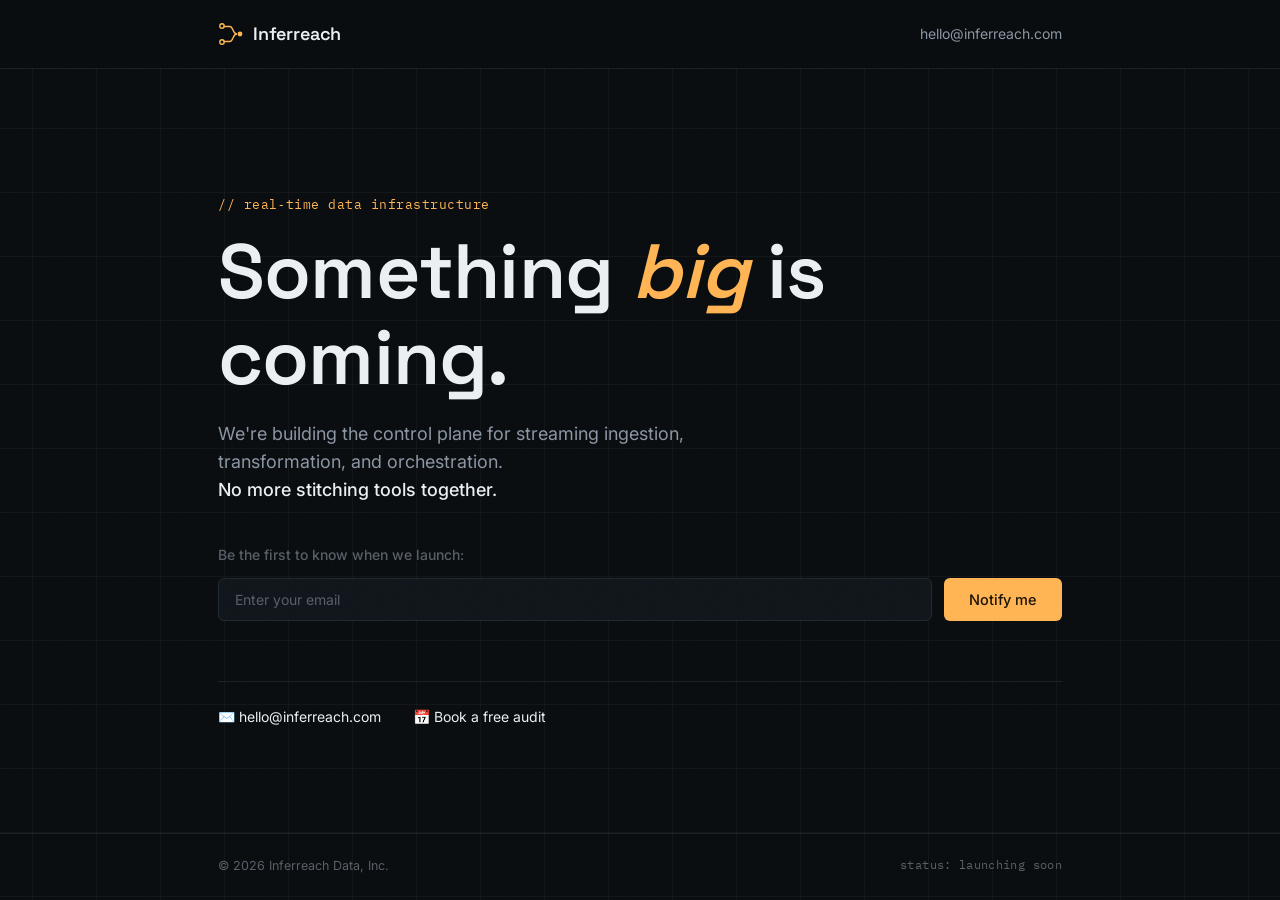
<file: index.html>
<!DOCTYPE html>
<html lang="en">
<head>
  <meta charset="UTF-8" />
  <meta name="viewport" content="width=device-width, initial-scale=1.0" />
  <title>Inferreach – Coming Soon</title>
  <meta name="description" content="Inferreach is the real‑time data infrastructure for teams who can't afford stale data. We're building the future of streaming pipelines – coming soon." />
  
  <link rel="preconnect" href="https://fonts.googleapis.com" />
  <link rel="preconnect" href="https://fonts.gstatic.com" crossorigin />
  <link href="https://fonts.googleapis.com/css2?family=Space+Grotesk:wght@500;600;700&family=Inter:wght@400;500;600&family=IBM+Plex+Mono:wght@400;500;600&display=swap" rel="stylesheet" />
  
  <link rel="stylesheet" href="style.css" />
  
  <!-- Favicon (inline SVG) -->
  <link rel="icon" type="image/svg+xml" href="data:image/svg+xml,%3Csvg xmlns='http://www.w3.org/2000/svg' viewBox='0 0 64 64'%3E%3Cdefs%3E%3ClinearGradient id='g' x1='0%25' y1='0%25' x2='100%25' y2='100%25'%3E%3Cstop offset='0%25' style='stop-color:%230a0d10;stop-opacity:1' /%3E%3Cstop offset='100%25' style='stop-color:%23141b21;stop-opacity:1' /%3E%3C/linearGradient%3E%3ClinearGradient id='a' x1='0%25' y1='0%25' x2='100%25' y2='100%25'%3E%3Cstop offset='0%25' style='stop-color:%23ffb454;stop-opacity:1' /%3E%3Cstop offset='100%25' style='stop-color:%23e69a3a;stop-opacity:1' /%3E%3C/linearGradient%3E%3C/defs%3E%3Crect x='2' y='2' width='60' height='60' rx='14' fill='url(%23g)' stroke='%23212a31' stroke-width='2' /%3E%3Crect x='4' y='4' width='56' height='56' rx='12' fill='none' stroke='url(%23a)' stroke-width='0.8' opacity='0.3' /%3E%3Ccircle cx='22' cy='22' r='3' fill='url(%23a)' /%3E%3Crect x='19' y='28' width='6' height='18' rx='2' fill='url(%23a)' /%3E%3Cpath d='M34 46 L34 28 L42 28 C47 28 47 32 42 33 L46 46 L40 46 L37 35 L34 35 L34 46 Z' fill='url(%23a)' /%3E%3Crect x='34' y='28' width='8' height='6' rx='1.5' fill='url(%23a)' /%3E%3Ccircle cx='52' cy='14' r='2.5' fill='url(%23a)' opacity='0.6' /%3E%3C/svg%3E" />
</head>
<body>

  <div class="grain"></div>

  <!-- ===== HEADER ===== -->
  <header class="site-header">
    <div class="container header-inner">
      <a href="#" class="brand">
        <svg class="brand-mark" width="26" height="26" viewBox="0 0 26 26" fill="none" xmlns="http://www.w3.org/2000/svg" aria-hidden="true">
          <circle cx="4" cy="5" r="2.2" stroke="currentColor" stroke-width="1.4"/>
          <circle cx="4" cy="21" r="2.2" stroke="currentColor" stroke-width="1.4"/>
          <circle cx="22" cy="13" r="2.4" fill="currentColor"/>
          <path d="M6 5.5H12C15 5.5 15 13 18.5 13" stroke="currentColor" stroke-width="1.4" stroke-linecap="round"/>
          <path d="M6 20.5H12C15 20.5 15 13 18.5 13" stroke="currentColor" stroke-width="1.4" stroke-linecap="round"/>
        </svg>
        <span class="brand-name">Inferreach</span>
      </a>
      <a href="mailto:hello@inferreach.com" class="header-email">hello@inferreach.com</a>
    </div>
  </header>

  <!-- ===== MAIN ===== -->
  <main>
    <section class="hero container">
      <p class="eyebrow" data-reveal>// real‑time data infrastructure</p>
      <h1 class="hero-title" data-reveal>
        Something <span class="accent-text">big</span> is coming.
      </h1>
      <p class="hero-lead" data-reveal>
        We're building the control plane for streaming ingestion, transformation, and orchestration.<br />
        <span class="highlight">No more stitching tools together.</span>
      </p>

      <!-- Email signup -->
      <div class="signup-form" data-reveal>
        <p class="signup-label">Be the first to know when we launch:</p>
        <form id="email-form" class="email-form">
          <input type="email" id="email-input" placeholder="Enter your email" required />
          <button type="submit" class="btn btn-primary">Notify me</button>
        </form>
        <p class="form-feedback" id="form-feedback"></p>
        <p class="contact-links">
          <span>✉️ <a href="mailto:hello@inferreach.com">hello@inferreach.com</a></span>
          <span>📅 <a href="https://cal.com/inferreach/30min" target="_blank">Book a free audit</a></span>
        </p>
      </div>
    </section>
  </main>

  <!-- ===== FOOTER ===== -->
  <footer class="site-footer">
    <div class="container footer-bottom">
      <span>© 2026 Inferreach Data, Inc.</span>
      <span class="mono-label dim">status: launching soon</span>
    </div>
  </footer>

  <script src="app.js"></script>
</body>
</html>
</file>
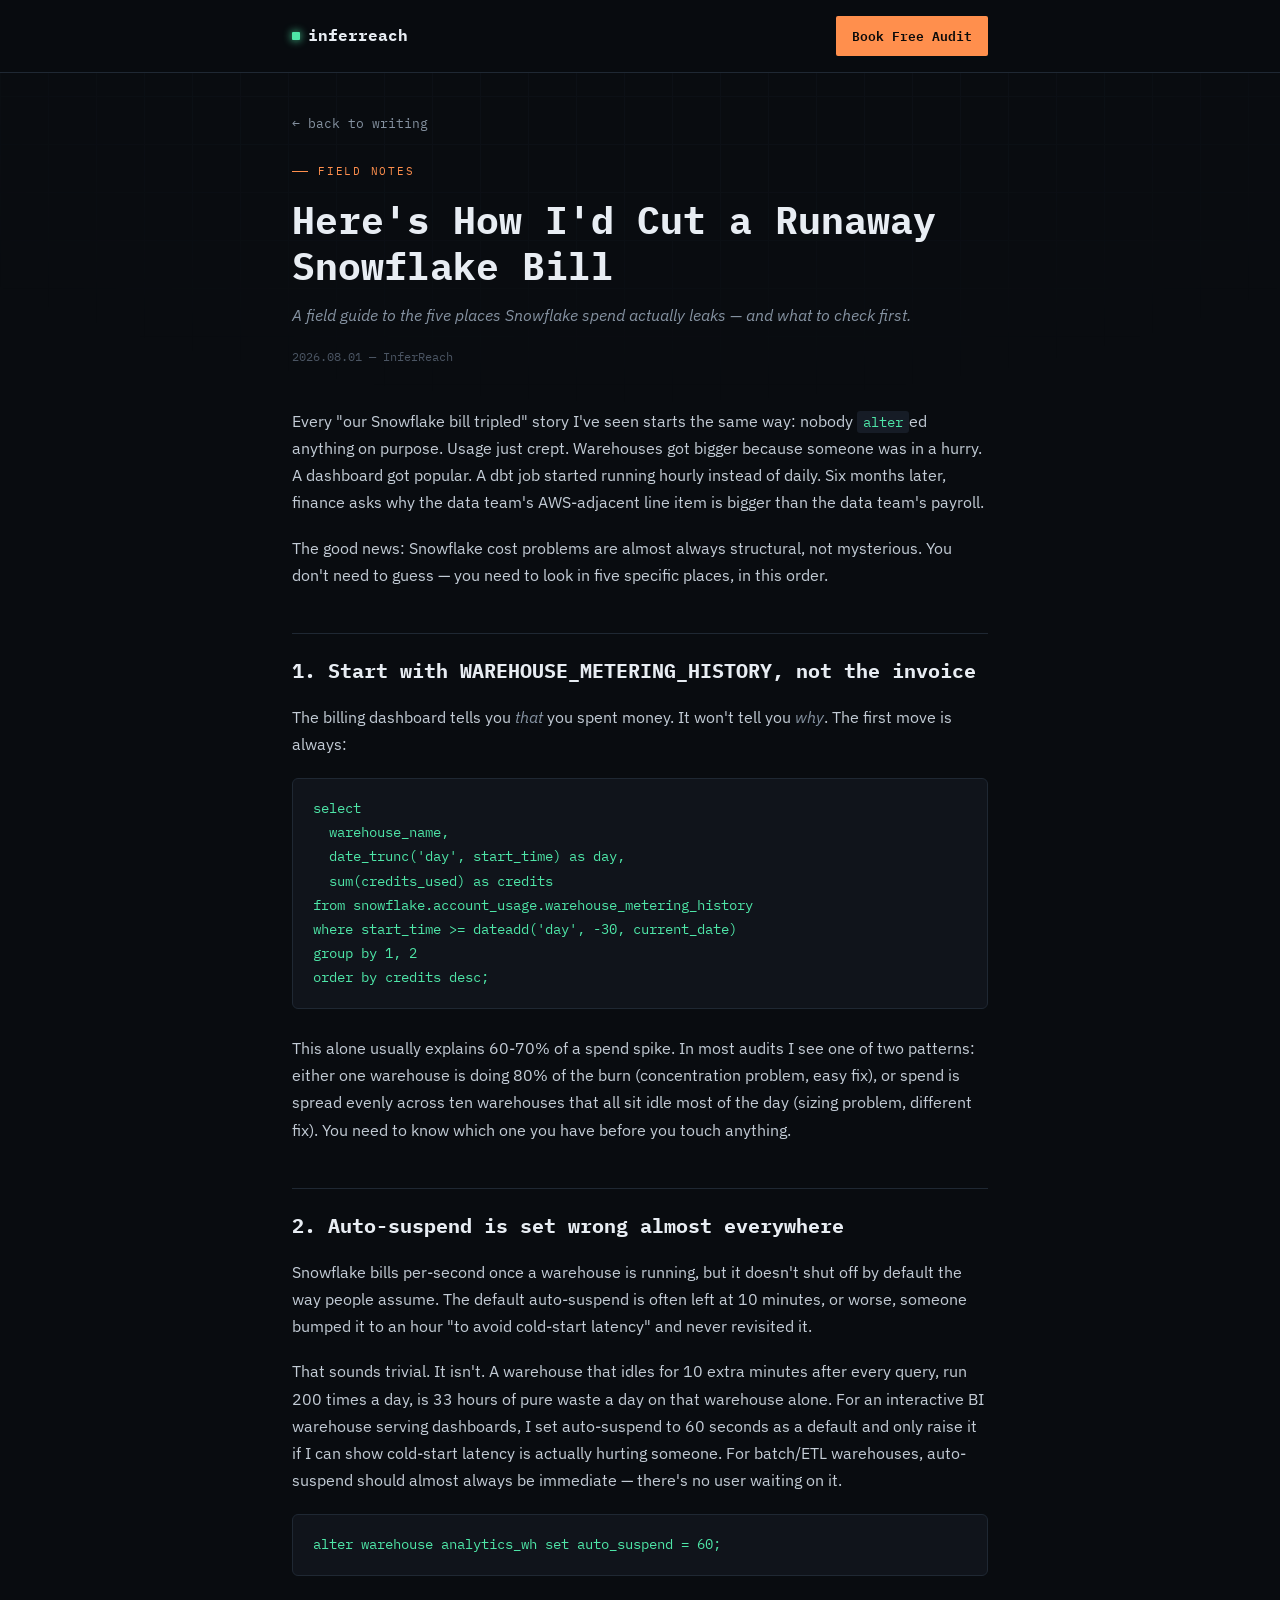
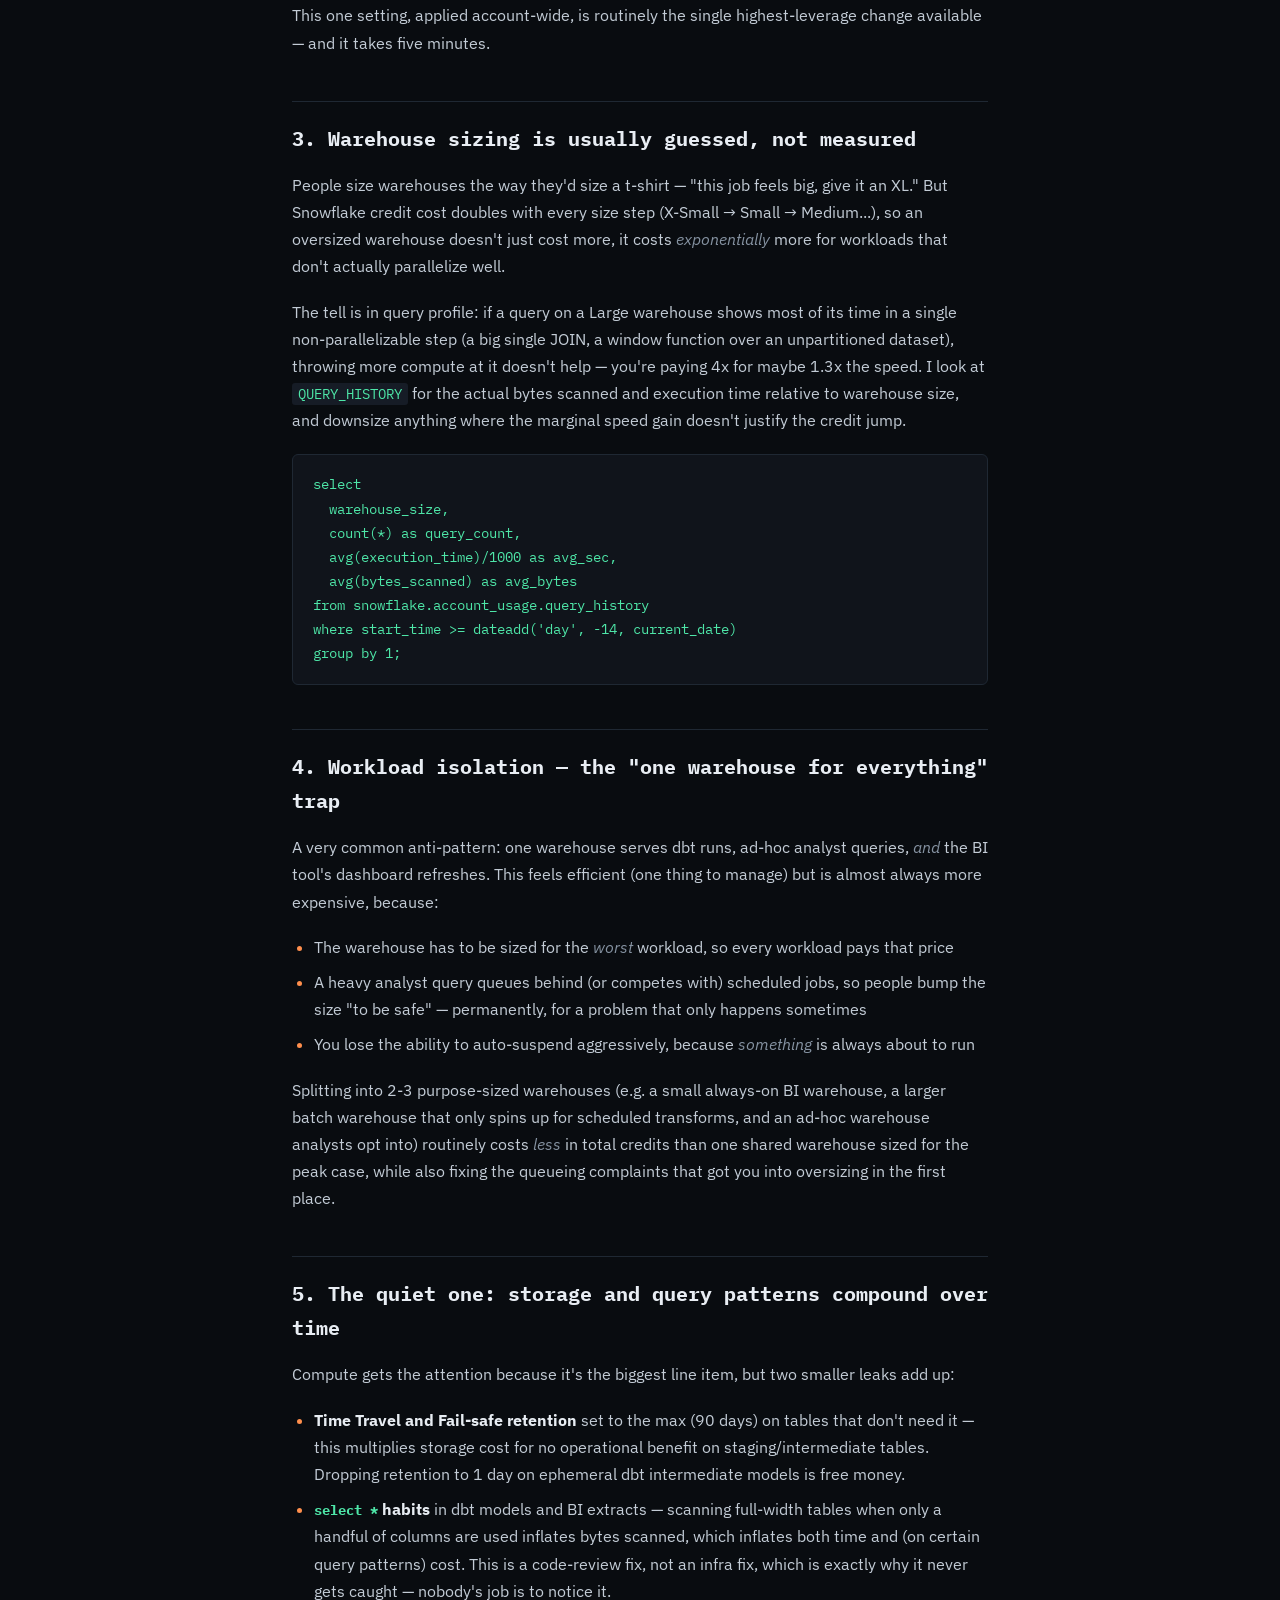
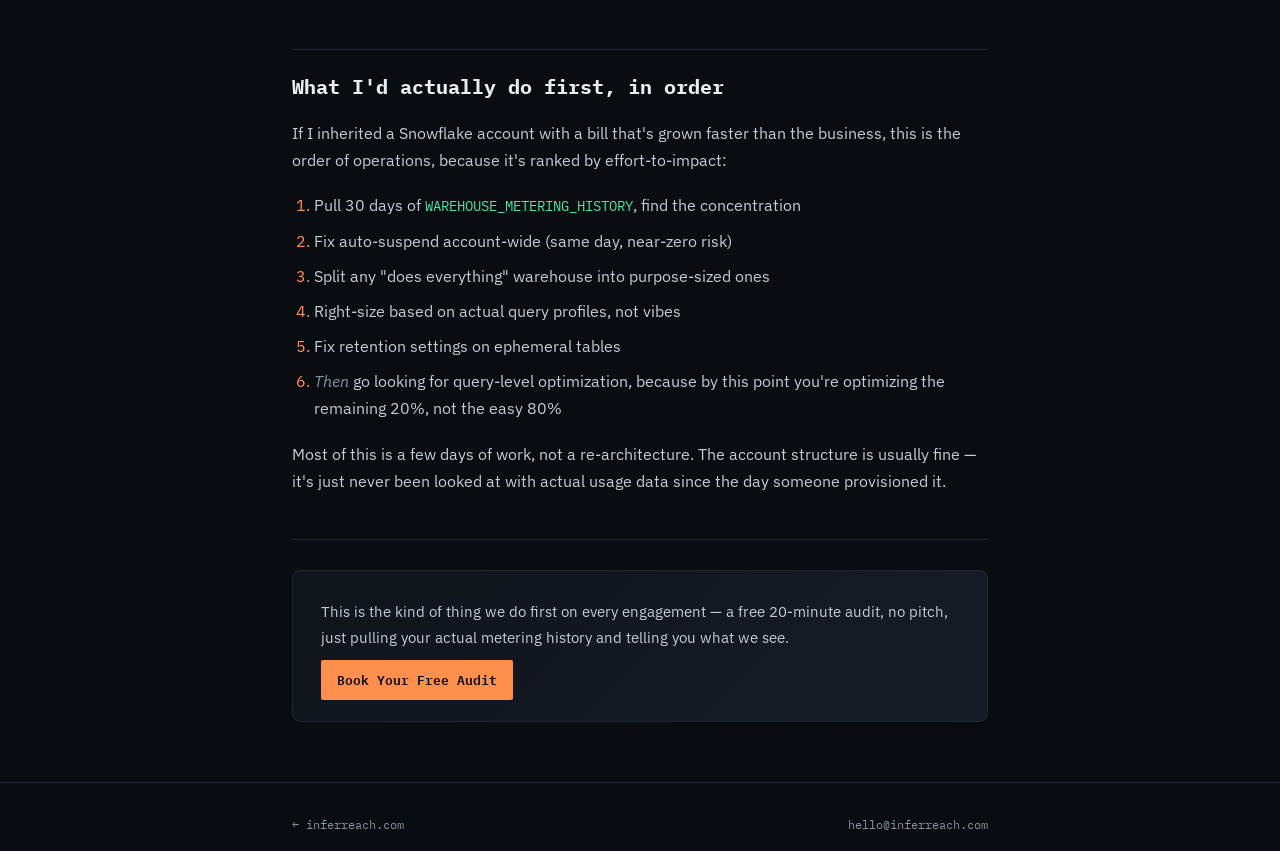
<file: writing copy/snowflake-cost-teardown.html>
<!DOCTYPE html>
<html lang="en">
<head>
<meta charset="UTF-8">
<meta name="viewport" content="width=device-width, initial-scale=1.0, viewport-fit=cover">
<title>Here's How I'd Cut a Runaway Snowflake Bill | InferReach</title>
<meta name="description" content="Five places Snowflake spend actually leaks, in the order I'd check them — with the queries.">
<link rel="icon" type="image/svg+xml" href="data:image/svg+xml,%3Csvg%20xmlns%3D%22http%3A//www.w3.org/2000/svg%22%20viewBox%3D%220%200%2064%2064%22%3E%0A%20%20%3Crect%20width%3D%2264%22%20height%3D%2264%22%20rx%3D%2212%22%20fill%3D%22%23090c10%22/%3E%0A%20%20%3Crect%20x%3D%221%22%20y%3D%221%22%20width%3D%2262%22%20height%3D%2262%22%20rx%3D%2211%22%20fill%3D%22none%22%20stroke%3D%22%231f2833%22%20stroke-width%3D%222%22/%3E%0A%20%20%3Ctext%20x%3D%2232%22%20y%3D%2241%22%20font-family%3D%22IBM%20Plex%20Mono%2C%20ui-monospace%2C%20monospace%22%20font-weight%3D%22700%22%20font-size%3D%2226%22%20fill%3D%22%23e8edf3%22%20text-anchor%3D%22middle%22%3EiR%3C/text%3E%0A%20%20%3Crect%20x%3D%2246%22%20y%3D%2214%22%20width%3D%227%22%20height%3D%227%22%20rx%3D%221.5%22%20fill%3D%22%234ee6a8%22/%3E%0A%3C/svg%3E%0A">
<link rel="preconnect" href="https://fonts.googleapis.com">
<link rel="preconnect" href="https://fonts.gstatic.com" crossorigin>
<link href="https://fonts.googleapis.com/css2?family=IBM+Plex+Mono:wght@400;500;600;700&family=IBM+Plex+Sans:wght@400;500;600&display=swap" rel="stylesheet">
<style>
  :root{
    --bg:#090c10; --surface:#10141b; --surface-2:#161c26;
    --line:#1f2833; --line-soft:#161d26;
    --copper:#ff8f4d; --phosphor:#4ee6a8; --blueprint:#5eb3ff;
    --text:#e8edf3; --muted:#8592a1; --dim:#4b5563;
    --mono:'IBM Plex Mono',ui-monospace,monospace;
    --sans:'IBM Plex Sans',system-ui,sans-serif;
  }
  *{box-sizing:border-box;margin:0;padding:0;}
  body{background:var(--bg);color:var(--text);font-family:var(--sans);line-height:1.7;}
  .grid-bg{
    position:fixed;inset:0;z-index:0;pointer-events:none;
    background-image:linear-gradient(var(--line-soft) 1px, transparent 1px),linear-gradient(90deg, var(--line-soft) 1px, transparent 1px);
    background-size:48px 48px;opacity:.3;
    mask-image:radial-gradient(ellipse 80% 50% at 50% 0%, black 40%, transparent 90%);
  }
  a{color:inherit;}
  nav{position:sticky;top:0;z-index:50;background:rgba(9,12,16,.85);backdrop-filter:blur(10px);border-bottom:1px solid var(--line);}
  .nav-inner{max-width:760px;margin:0 auto;padding:16px 32px;display:flex;align-items:center;justify-content:space-between;}
  .logo{font-family:var(--mono);font-weight:700;font-size:16px;display:flex;align-items:center;gap:8px;text-decoration:none;}
  .logo i{width:8px;height:8px;background:var(--phosphor);display:inline-block;border-radius:1px;box-shadow:0 0 8px var(--phosphor);}
  .btn{font-family:var(--mono);font-size:13px;font-weight:600;padding:9px 16px;border-radius:2px;text-decoration:none;background:var(--copper);color:#0a0a0a;}
  .btn:hover{background:#ffa568;}

  .wrap{max-width:760px;margin:0 auto;padding:0 32px;position:relative;z-index:1;}
  .back{font-family:var(--mono);font-size:12.5px;color:var(--muted);text-decoration:none;display:inline-flex;gap:8px;margin:40px 0 28px;}
  .back:hover{color:var(--phosphor);}

  article header{margin-bottom:40px;}
  .eyebrow{font-family:var(--mono);font-size:11px;letter-spacing:.16em;text-transform:uppercase;color:var(--copper);display:flex;align-items:center;gap:10px;margin-bottom:16px;}
  .eyebrow::before{content:'';width:16px;height:1px;background:var(--copper);}
  article h1{font-family:var(--mono);font-size:clamp(26px,4.5vw,38px);line-height:1.2;margin-bottom:14px;}
  .subhead{color:var(--muted);font-size:16px;font-style:italic;}
  .meta{font-family:var(--mono);font-size:12px;color:var(--dim);margin-top:18px;}

  article h2{font-family:var(--mono);font-size:20px;color:var(--text);margin:44px 0 16px;padding-top:20px;border-top:1px solid var(--line);}
  article p{color:#c3ccd6;font-size:16px;margin-bottom:18px;}
  article strong{color:var(--text);}
  article em{color:var(--muted);}
  article ul, article ol{color:#c3ccd6;font-size:16px;margin:0 0 18px 22px;}
  article li{margin-bottom:8px;}
  article li::marker{color:var(--copper);}

  pre{
    background:var(--surface);border:1px solid var(--line);border-radius:6px;
    padding:18px 20px;overflow-x:auto;margin:20px 0 26px;
  }
  code{font-family:var(--mono);font-size:13.5px;color:var(--phosphor);}
  p code{background:var(--surface-2);padding:2px 6px;border-radius:3px;font-size:14px;}

  hr{border:none;border-top:1px solid var(--line);margin:44px 0 30px;}
  .cta-block{
    background:linear-gradient(135deg, var(--surface), var(--surface-2));
    border:1px solid var(--line);border-radius:8px;padding:28px;margin-bottom:60px;
  }
  .cta-block p{margin-bottom:16px;font-size:15px;}
  .cta-block p:last-child{margin-bottom:0;}

  footer{border-top:1px solid var(--line);padding:32px 0;margin-top:20px;}
  .footer-inner{max-width:760px;margin:0 auto;padding:0 32px;display:flex;justify-content:space-between;flex-wrap:wrap;gap:12px;font-family:var(--mono);font-size:12px;color:var(--dim);}
  .footer-inner a{color:var(--muted);text-decoration:none;}
  .footer-inner a:hover{color:var(--phosphor);}
</style>
</head>
<body>
<div class="grid-bg"></div>

<nav>
  <div class="nav-inner">
    <a class="logo" href="../index.html"><i></i>inferreach</a>
    <a class="btn" href="https://cal.com/inferreach/30min">Book Free Audit</a>
  </div>
</nav>

<div class="wrap">
  <a class="back" href="../index.html#writing">← back to writing</a>

  <article>
    <header>
      <div class="eyebrow">Field notes</div>
      <h1>Here's How I'd Cut a Runaway Snowflake Bill</h1>
      <p class="subhead">A field guide to the five places Snowflake spend actually leaks — and what to check first.</p>
      <div class="meta">2026.08.01 — InferReach</div>
    </header>

    <p>Every "our Snowflake bill tripled" story I've seen starts the same way: nobody <code>alter</code>ed anything on purpose. Usage just crept. Warehouses got bigger because someone was in a hurry. A dashboard got popular. A dbt job started running hourly instead of daily. Six months later, finance asks why the data team's AWS-adjacent line item is bigger than the data team's payroll.</p>
    <p>The good news: Snowflake cost problems are almost always structural, not mysterious. You don't need to guess — you need to look in five specific places, in this order.</p>

    <h2>1. Start with WAREHOUSE_METERING_HISTORY, not the invoice</h2>
    <p>The billing dashboard tells you <em>that</em> you spent money. It won't tell you <em>why</em>. The first move is always:</p>
    <pre><code>select
  warehouse_name,
  date_trunc('day', start_time) as day,
  sum(credits_used) as credits
from snowflake.account_usage.warehouse_metering_history
where start_time &gt;= dateadd('day', -30, current_date)
group by 1, 2
order by credits desc;</code></pre>
    <p>This alone usually explains 60-70% of a spend spike. In most audits I see one of two patterns: either one warehouse is doing 80% of the burn (concentration problem, easy fix), or spend is spread evenly across ten warehouses that all sit idle most of the day (sizing problem, different fix). You need to know which one you have before you touch anything.</p>

    <h2>2. Auto-suspend is set wrong almost everywhere</h2>
    <p>Snowflake bills per-second once a warehouse is running, but it doesn't shut off by default the way people assume. The default auto-suspend is often left at 10 minutes, or worse, someone bumped it to an hour "to avoid cold-start latency" and never revisited it.</p>
    <p>That sounds trivial. It isn't. A warehouse that idles for 10 extra minutes after every query, run 200 times a day, is 33 hours of pure waste a day on that warehouse alone. For an interactive BI warehouse serving dashboards, I set auto-suspend to 60 seconds as a default and only raise it if I can show cold-start latency is actually hurting someone. For batch/ETL warehouses, auto-suspend should almost always be immediate — there's no user waiting on it.</p>
    <pre><code>alter warehouse analytics_wh set auto_suspend = 60;</code></pre>
    <p>This one setting, applied account-wide, is routinely the single highest-leverage change available — and it takes five minutes.</p>

    <h2>3. Warehouse sizing is usually guessed, not measured</h2>
    <p>People size warehouses the way they'd size a t-shirt — "this job feels big, give it an XL." But Snowflake credit cost doubles with every size step (X-Small → Small → Medium...), so an oversized warehouse doesn't just cost more, it costs <em>exponentially</em> more for workloads that don't actually parallelize well.</p>
    <p>The tell is in query profile: if a query on a Large warehouse shows most of its time in a single non-parallelizable step (a big single JOIN, a window function over an unpartitioned dataset), throwing more compute at it doesn't help — you're paying 4x for maybe 1.3x the speed. I look at <code>QUERY_HISTORY</code> for the actual bytes scanned and execution time relative to warehouse size, and downsize anything where the marginal speed gain doesn't justify the credit jump.</p>
    <pre><code>select
  warehouse_size,
  count(*) as query_count,
  avg(execution_time)/1000 as avg_sec,
  avg(bytes_scanned) as avg_bytes
from snowflake.account_usage.query_history
where start_time &gt;= dateadd('day', -14, current_date)
group by 1;</code></pre>

    <h2>4. Workload isolation — the "one warehouse for everything" trap</h2>
    <p>A very common anti-pattern: one warehouse serves dbt runs, ad-hoc analyst queries, <em>and</em> the BI tool's dashboard refreshes. This feels efficient (one thing to manage) but is almost always more expensive, because:</p>
    <ul>
      <li>The warehouse has to be sized for the <em>worst</em> workload, so every workload pays that price</li>
      <li>A heavy analyst query queues behind (or competes with) scheduled jobs, so people bump the size "to be safe" — permanently, for a problem that only happens sometimes</li>
      <li>You lose the ability to auto-suspend aggressively, because <em>something</em> is always about to run</li>
    </ul>
    <p>Splitting into 2-3 purpose-sized warehouses (e.g. a small always-on BI warehouse, a larger batch warehouse that only spins up for scheduled transforms, and an ad-hoc warehouse analysts opt into) routinely costs <em>less</em> in total credits than one shared warehouse sized for the peak case, while also fixing the queueing complaints that got you into oversizing in the first place.</p>

    <h2>5. The quiet one: storage and query patterns compound over time</h2>
    <p>Compute gets the attention because it's the biggest line item, but two smaller leaks add up:</p>
    <ul>
      <li><strong>Time Travel and Fail-safe retention</strong> set to the max (90 days) on tables that don't need it — this multiplies storage cost for no operational benefit on staging/intermediate tables. Dropping retention to 1 day on ephemeral dbt intermediate models is free money.</li>
      <li><strong><code>select *</code> habits</strong> in dbt models and BI extracts — scanning full-width tables when only a handful of columns are used inflates bytes scanned, which inflates both time and (on certain query patterns) cost. This is a code-review fix, not an infra fix, which is exactly why it never gets caught — nobody's job is to notice it.</li>
    </ul>

    <h2>What I'd actually do first, in order</h2>
    <p>If I inherited a Snowflake account with a bill that's grown faster than the business, this is the order of operations, because it's ranked by effort-to-impact:</p>
    <ol>
      <li>Pull 30 days of <code>WAREHOUSE_METERING_HISTORY</code>, find the concentration</li>
      <li>Fix auto-suspend account-wide (same day, near-zero risk)</li>
      <li>Split any "does everything" warehouse into purpose-sized ones</li>
      <li>Right-size based on actual query profiles, not vibes</li>
      <li>Fix retention settings on ephemeral tables</li>
      <li><em>Then</em> go looking for query-level optimization, because by this point you're optimizing the remaining 20%, not the easy 80%</li>
    </ol>
    <p>Most of this is a few days of work, not a re-architecture. The account structure is usually fine — it's just never been looked at with actual usage data since the day someone provisioned it.</p>

    <hr>

    <div class="cta-block">
      <p>This is the kind of thing we do first on every engagement — a free 20-minute audit, no pitch, just pulling your actual metering history and telling you what we see.</p>
      <a class="btn" href="https://cal.com/inferreach/30min">Book Your Free Audit</a>
    </div>
  </article>
</div>

<footer>
  <div class="footer-inner">
    <div><a href="../index.html">← inferreach.com</a></div>
    <div><a href="mailto:hello@inferreach.com">hello@inferreach.com</a></div>
  </div>
</footer>
</body>
</html>
</file>
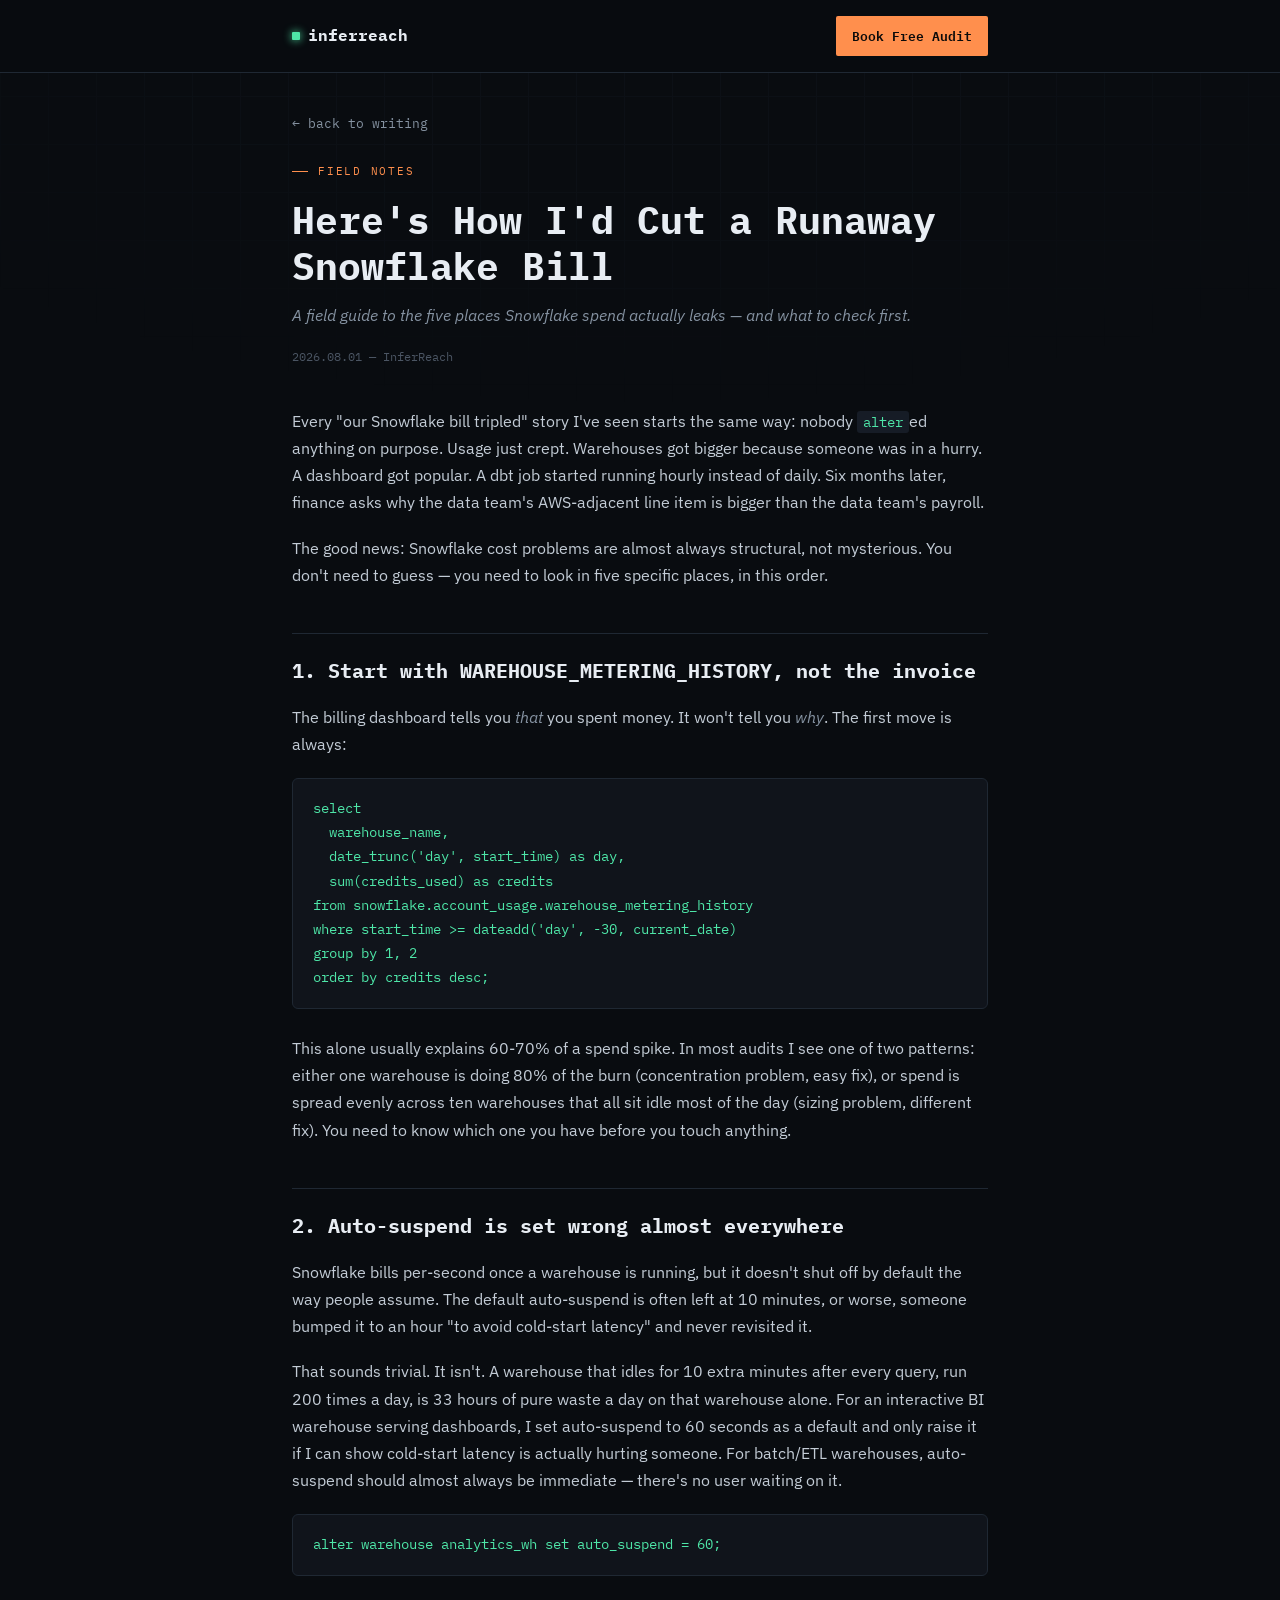
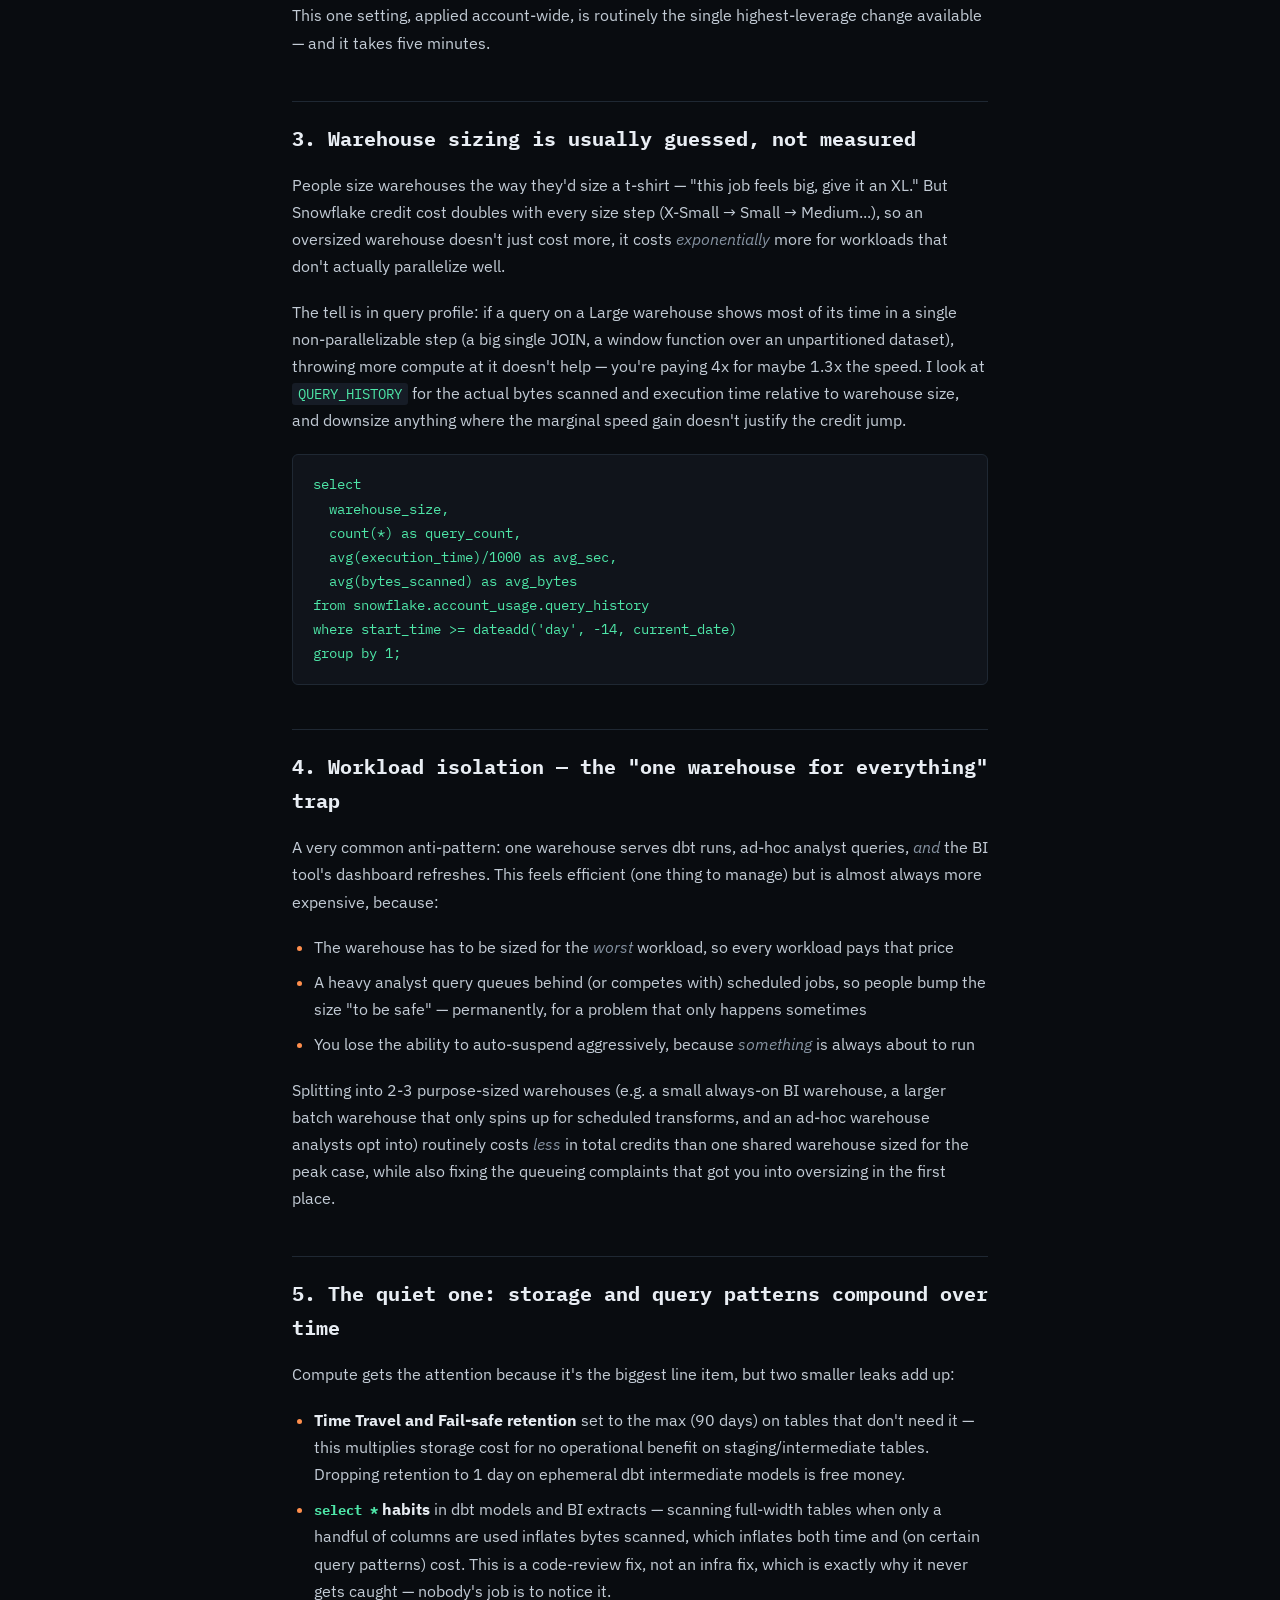
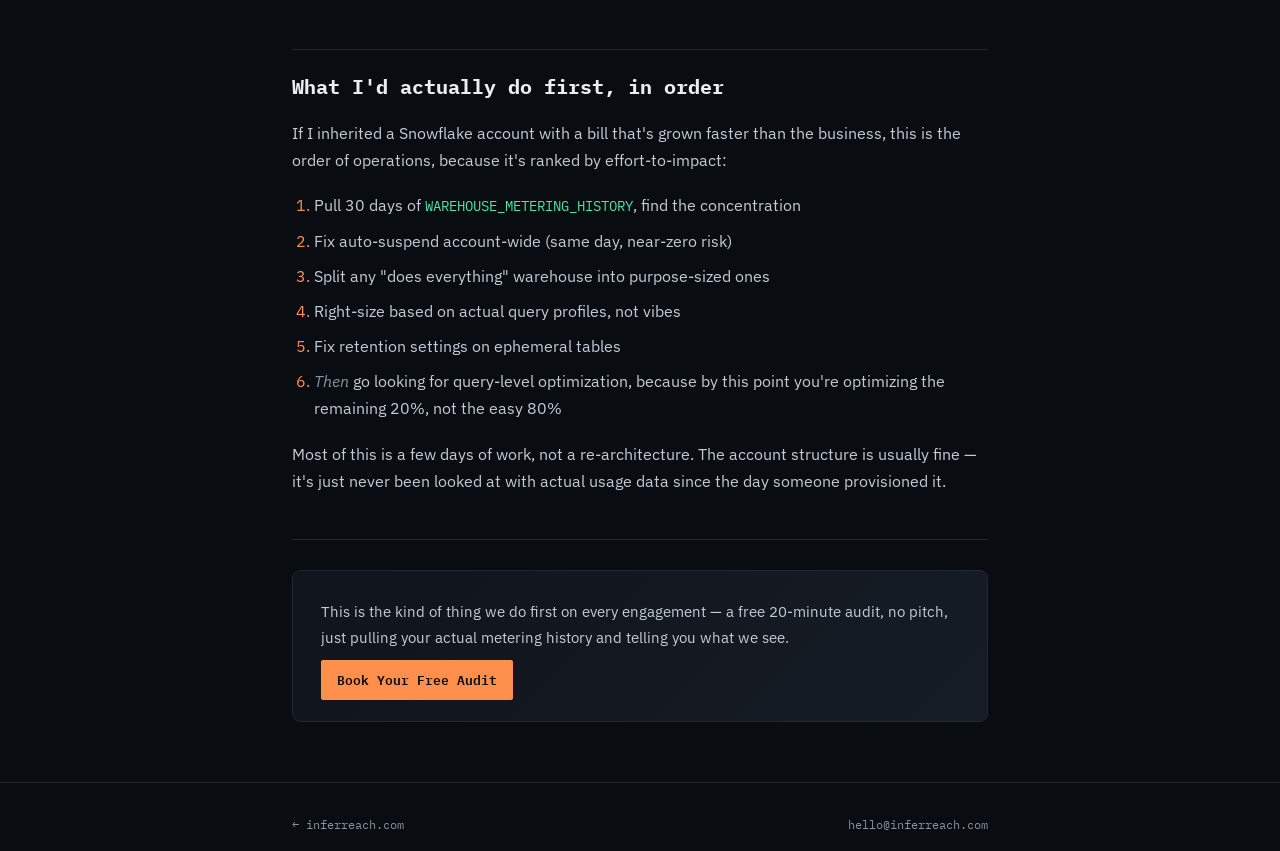
<file: writing/snowflake-cost-teardown.html>
<!DOCTYPE html>
<html lang="en">
<head>
<meta charset="UTF-8">
<meta name="viewport" content="width=device-width, initial-scale=1.0, viewport-fit=cover">
<title>Here's How I'd Cut a Runaway Snowflake Bill | InferReach</title>
<meta name="description" content="Five places Snowflake spend actually leaks, in the order I'd check them — with the queries.">
<link rel="preconnect" href="https://fonts.googleapis.com">
<link rel="preconnect" href="https://fonts.gstatic.com" crossorigin>
<link href="https://fonts.googleapis.com/css2?family=IBM+Plex+Mono:wght@400;500;600;700&family=IBM+Plex+Sans:wght@400;500;600&display=swap" rel="stylesheet">
<style>
  :root{
    --bg:#090c10; --surface:#10141b; --surface-2:#161c26;
    --line:#1f2833; --line-soft:#161d26;
    --copper:#ff8f4d; --phosphor:#4ee6a8; --blueprint:#5eb3ff;
    --text:#e8edf3; --muted:#8592a1; --dim:#4b5563;
    --mono:'IBM Plex Mono',ui-monospace,monospace;
    --sans:'IBM Plex Sans',system-ui,sans-serif;
  }
  *{box-sizing:border-box;margin:0;padding:0;}
  body{background:var(--bg);color:var(--text);font-family:var(--sans);line-height:1.7;}
  .grid-bg{
    position:fixed;inset:0;z-index:0;pointer-events:none;
    background-image:linear-gradient(var(--line-soft) 1px, transparent 1px),linear-gradient(90deg, var(--line-soft) 1px, transparent 1px);
    background-size:48px 48px;opacity:.3;
    mask-image:radial-gradient(ellipse 80% 50% at 50% 0%, black 40%, transparent 90%);
  }
  a{color:inherit;}
  nav{position:sticky;top:0;z-index:50;background:rgba(9,12,16,.85);backdrop-filter:blur(10px);border-bottom:1px solid var(--line);}
  .nav-inner{max-width:760px;margin:0 auto;padding:16px 32px;display:flex;align-items:center;justify-content:space-between;}
  .logo{font-family:var(--mono);font-weight:700;font-size:16px;display:flex;align-items:center;gap:8px;text-decoration:none;}
  .logo i{width:8px;height:8px;background:var(--phosphor);display:inline-block;border-radius:1px;box-shadow:0 0 8px var(--phosphor);}
  .btn{font-family:var(--mono);font-size:13px;font-weight:600;padding:9px 16px;border-radius:2px;text-decoration:none;background:var(--copper);color:#0a0a0a;}
  .btn:hover{background:#ffa568;}

  .wrap{max-width:760px;margin:0 auto;padding:0 32px;position:relative;z-index:1;}
  .back{font-family:var(--mono);font-size:12.5px;color:var(--muted);text-decoration:none;display:inline-flex;gap:8px;margin:40px 0 28px;}
  .back:hover{color:var(--phosphor);}

  article header{margin-bottom:40px;}
  .eyebrow{font-family:var(--mono);font-size:11px;letter-spacing:.16em;text-transform:uppercase;color:var(--copper);display:flex;align-items:center;gap:10px;margin-bottom:16px;}
  .eyebrow::before{content:'';width:16px;height:1px;background:var(--copper);}
  article h1{font-family:var(--mono);font-size:clamp(26px,4.5vw,38px);line-height:1.2;margin-bottom:14px;}
  .subhead{color:var(--muted);font-size:16px;font-style:italic;}
  .meta{font-family:var(--mono);font-size:12px;color:var(--dim);margin-top:18px;}

  article h2{font-family:var(--mono);font-size:20px;color:var(--text);margin:44px 0 16px;padding-top:20px;border-top:1px solid var(--line);}
  article p{color:#c3ccd6;font-size:16px;margin-bottom:18px;}
  article strong{color:var(--text);}
  article em{color:var(--muted);}
  article ul, article ol{color:#c3ccd6;font-size:16px;margin:0 0 18px 22px;}
  article li{margin-bottom:8px;}
  article li::marker{color:var(--copper);}

  pre{
    background:var(--surface);border:1px solid var(--line);border-radius:6px;
    padding:18px 20px;overflow-x:auto;margin:20px 0 26px;
  }
  code{font-family:var(--mono);font-size:13.5px;color:var(--phosphor);}
  p code{background:var(--surface-2);padding:2px 6px;border-radius:3px;font-size:14px;}

  hr{border:none;border-top:1px solid var(--line);margin:44px 0 30px;}
  .cta-block{
    background:linear-gradient(135deg, var(--surface), var(--surface-2));
    border:1px solid var(--line);border-radius:8px;padding:28px;margin-bottom:60px;
  }
  .cta-block p{margin-bottom:16px;font-size:15px;}
  .cta-block p:last-child{margin-bottom:0;}

  footer{border-top:1px solid var(--line);padding:32px 0;margin-top:20px;}
  .footer-inner{max-width:760px;margin:0 auto;padding:0 32px;display:flex;justify-content:space-between;flex-wrap:wrap;gap:12px;font-family:var(--mono);font-size:12px;color:var(--dim);}
  .footer-inner a{color:var(--muted);text-decoration:none;}
  .footer-inner a:hover{color:var(--phosphor);}
</style>
</head>
<body>
<div class="grid-bg"></div>

<nav>
  <div class="nav-inner">
    <a class="logo" href="../index.html"><i></i>inferreach</a>
    <a class="btn" href="https://cal.com/inferreach/30min">Book Free Audit</a>
  </div>
</nav>

<div class="wrap">
  <a class="back" href="../index.html#writing">← back to writing</a>

  <article>
    <header>
      <div class="eyebrow">Field notes</div>
      <h1>Here's How I'd Cut a Runaway Snowflake Bill</h1>
      <p class="subhead">A field guide to the five places Snowflake spend actually leaks — and what to check first.</p>
      <div class="meta">2026.08.01 — InferReach</div>
    </header>

    <p>Every "our Snowflake bill tripled" story I've seen starts the same way: nobody <code>alter</code>ed anything on purpose. Usage just crept. Warehouses got bigger because someone was in a hurry. A dashboard got popular. A dbt job started running hourly instead of daily. Six months later, finance asks why the data team's AWS-adjacent line item is bigger than the data team's payroll.</p>
    <p>The good news: Snowflake cost problems are almost always structural, not mysterious. You don't need to guess — you need to look in five specific places, in this order.</p>

    <h2>1. Start with WAREHOUSE_METERING_HISTORY, not the invoice</h2>
    <p>The billing dashboard tells you <em>that</em> you spent money. It won't tell you <em>why</em>. The first move is always:</p>
    <pre><code>select
  warehouse_name,
  date_trunc('day', start_time) as day,
  sum(credits_used) as credits
from snowflake.account_usage.warehouse_metering_history
where start_time &gt;= dateadd('day', -30, current_date)
group by 1, 2
order by credits desc;</code></pre>
    <p>This alone usually explains 60-70% of a spend spike. In most audits I see one of two patterns: either one warehouse is doing 80% of the burn (concentration problem, easy fix), or spend is spread evenly across ten warehouses that all sit idle most of the day (sizing problem, different fix). You need to know which one you have before you touch anything.</p>

    <h2>2. Auto-suspend is set wrong almost everywhere</h2>
    <p>Snowflake bills per-second once a warehouse is running, but it doesn't shut off by default the way people assume. The default auto-suspend is often left at 10 minutes, or worse, someone bumped it to an hour "to avoid cold-start latency" and never revisited it.</p>
    <p>That sounds trivial. It isn't. A warehouse that idles for 10 extra minutes after every query, run 200 times a day, is 33 hours of pure waste a day on that warehouse alone. For an interactive BI warehouse serving dashboards, I set auto-suspend to 60 seconds as a default and only raise it if I can show cold-start latency is actually hurting someone. For batch/ETL warehouses, auto-suspend should almost always be immediate — there's no user waiting on it.</p>
    <pre><code>alter warehouse analytics_wh set auto_suspend = 60;</code></pre>
    <p>This one setting, applied account-wide, is routinely the single highest-leverage change available — and it takes five minutes.</p>

    <h2>3. Warehouse sizing is usually guessed, not measured</h2>
    <p>People size warehouses the way they'd size a t-shirt — "this job feels big, give it an XL." But Snowflake credit cost doubles with every size step (X-Small → Small → Medium...), so an oversized warehouse doesn't just cost more, it costs <em>exponentially</em> more for workloads that don't actually parallelize well.</p>
    <p>The tell is in query profile: if a query on a Large warehouse shows most of its time in a single non-parallelizable step (a big single JOIN, a window function over an unpartitioned dataset), throwing more compute at it doesn't help — you're paying 4x for maybe 1.3x the speed. I look at <code>QUERY_HISTORY</code> for the actual bytes scanned and execution time relative to warehouse size, and downsize anything where the marginal speed gain doesn't justify the credit jump.</p>
    <pre><code>select
  warehouse_size,
  count(*) as query_count,
  avg(execution_time)/1000 as avg_sec,
  avg(bytes_scanned) as avg_bytes
from snowflake.account_usage.query_history
where start_time &gt;= dateadd('day', -14, current_date)
group by 1;</code></pre>

    <h2>4. Workload isolation — the "one warehouse for everything" trap</h2>
    <p>A very common anti-pattern: one warehouse serves dbt runs, ad-hoc analyst queries, <em>and</em> the BI tool's dashboard refreshes. This feels efficient (one thing to manage) but is almost always more expensive, because:</p>
    <ul>
      <li>The warehouse has to be sized for the <em>worst</em> workload, so every workload pays that price</li>
      <li>A heavy analyst query queues behind (or competes with) scheduled jobs, so people bump the size "to be safe" — permanently, for a problem that only happens sometimes</li>
      <li>You lose the ability to auto-suspend aggressively, because <em>something</em> is always about to run</li>
    </ul>
    <p>Splitting into 2-3 purpose-sized warehouses (e.g. a small always-on BI warehouse, a larger batch warehouse that only spins up for scheduled transforms, and an ad-hoc warehouse analysts opt into) routinely costs <em>less</em> in total credits than one shared warehouse sized for the peak case, while also fixing the queueing complaints that got you into oversizing in the first place.</p>

    <h2>5. The quiet one: storage and query patterns compound over time</h2>
    <p>Compute gets the attention because it's the biggest line item, but two smaller leaks add up:</p>
    <ul>
      <li><strong>Time Travel and Fail-safe retention</strong> set to the max (90 days) on tables that don't need it — this multiplies storage cost for no operational benefit on staging/intermediate tables. Dropping retention to 1 day on ephemeral dbt intermediate models is free money.</li>
      <li><strong><code>select *</code> habits</strong> in dbt models and BI extracts — scanning full-width tables when only a handful of columns are used inflates bytes scanned, which inflates both time and (on certain query patterns) cost. This is a code-review fix, not an infra fix, which is exactly why it never gets caught — nobody's job is to notice it.</li>
    </ul>

    <h2>What I'd actually do first, in order</h2>
    <p>If I inherited a Snowflake account with a bill that's grown faster than the business, this is the order of operations, because it's ranked by effort-to-impact:</p>
    <ol>
      <li>Pull 30 days of <code>WAREHOUSE_METERING_HISTORY</code>, find the concentration</li>
      <li>Fix auto-suspend account-wide (same day, near-zero risk)</li>
      <li>Split any "does everything" warehouse into purpose-sized ones</li>
      <li>Right-size based on actual query profiles, not vibes</li>
      <li>Fix retention settings on ephemeral tables</li>
      <li><em>Then</em> go looking for query-level optimization, because by this point you're optimizing the remaining 20%, not the easy 80%</li>
    </ol>
    <p>Most of this is a few days of work, not a re-architecture. The account structure is usually fine — it's just never been looked at with actual usage data since the day someone provisioned it.</p>

    <hr>

    <div class="cta-block">
      <p>This is the kind of thing we do first on every engagement — a free 20-minute audit, no pitch, just pulling your actual metering history and telling you what we see.</p>
      <a class="btn" href="https://cal.com/inferreach/30min">Book Your Free Audit</a>
    </div>
  </article>
</div>

<footer>
  <div class="footer-inner">
    <div><a href="../index.html">← inferreach.com</a></div>
    <div><a href="mailto:hello@inferreach.com">hello@inferreach.com</a></div>
  </div>
</footer>
</body>
</html>
</file>
<file: style.css>
/* =========================================================
   CONDUIT — design tokens (Inferreach)
   ========================================================= */
:root {
  --bg:            #0a0d10;
  --bg-panel:      #10161b;
  --border:        #212a31;
  --border-soft:   #1a2127;
  --text:          #eceff2;
  --text-muted:    #8b96a3;
  --text-dim:      #576068;

  --amber:         #ffb454;
  --amber-dim:     #b8843c;
  --amber-soft:    rgba(255,180,84,.12);
  --teal:          #4fd1c5;
  --violet:        #b79cfa;

  --font-display: "Space Grotesk", sans-serif;
  --font-body:    "Inter", sans-serif;
  --font-mono:    "IBM Plex Mono", monospace;

  --container-w: 900px;
  --radius-sm: 6px;
  --radius-md: 12px;
}

/* =========================================================
   RESET
   ========================================================= */
* { box-sizing: border-box; margin: 0; padding: 0; }
html { scroll-behavior: smooth; }

body {
  background: var(--bg);
  color: var(--text);
  font-family: var(--font-body);
  font-size: 16px;
  line-height: 1.55;
  -webkit-font-smoothing: antialiased;
  background-image:
    linear-gradient(rgba(255,255,255,.035) 1px, transparent 1px),
    linear-gradient(90deg, rgba(255,255,255,.035) 1px, transparent 1px);
  background-size: 64px 64px;
  background-position: center top;
  min-height: 100vh;
  display: flex;
  flex-direction: column;
}

h1, h2, h3 { font-family: var(--font-display); font-weight: 600; line-height: 1.12; letter-spacing: -0.01em; }
a { color: inherit; text-decoration: none; }

.container {
  width: 100%;
  max-width: var(--container-w);
  margin-inline: auto;
  padding-inline: 28px;
}

.grain {
  position: fixed;
  inset: 0;
  pointer-events: none;
  z-index: 999;
  opacity: .025;
  mix-blend-mode: overlay;
  background-image: url("data:image/svg+xml,%3Csvg xmlns='http://www.w3.org/2000/svg' width='120' height='120'%3E%3Cfilter id='n'%3E%3CfeTurbulence type='fractalNoise' baseFrequency='0.9' numOctaves='2' stitchTiles='stitch'/%3E%3C/filter%3E%3Crect width='100%25' height='100%25' filter='url(%23n)'/%3E%3C/svg%3E");
}

/* =========================================================
   REVEAL ON SCROLL
   ========================================================= */
[data-reveal] {
  opacity: 0;
  transform: translateY(16px);
  transition: opacity .7s ease, transform .7s ease;
}
[data-reveal].is-visible {
  opacity: 1;
  transform: none;
}

/* =========================================================
   HEADER
   ========================================================= */
.site-header {
  position: sticky;
  top: 0;
  z-index: 100;
  background: rgba(10,13,16,.78);
  backdrop-filter: blur(10px);
  border-bottom: 1px solid var(--border-soft);
}
.header-inner {
  display: flex;
  align-items: center;
  justify-content: space-between;
  height: 68px;
}
.brand {
  display: flex;
  align-items: center;
  gap: 9px;
  color: var(--text);
}
.brand-mark { color: var(--amber); flex-shrink: 0; }
.brand-name {
  font-family: var(--font-display);
  font-weight: 600;
  font-size: 18px;
  letter-spacing: -0.01em;
}
.header-email {
  font-size: 14px;
  color: var(--text-muted);
  transition: color .2s ease;
}
.header-email:hover { color: var(--text); }

/* =========================================================
   HERO
   ========================================================= */
.hero {
  padding-top: 80px;
  padding-bottom: 60px;
  flex: 1;
  display: flex;
  flex-direction: column;
  justify-content: center;
  min-height: calc(100vh - 136px);
}
.eyebrow {
  font-family: var(--font-mono);
  font-size: 12.5px;
  letter-spacing: .04em;
  color: var(--amber);
  margin-bottom: 14px;
}
.hero-title {
  font-size: clamp(2.8rem, 7vw, 4.8rem);
  color: var(--text);
}
.accent-text {
  color: var(--amber);
  font-style: italic;
}
.hero-lead {
  margin-top: 20px;
  font-size: 18px;
  color: var(--text-muted);
  max-width: 44ch;
}
.hero-lead .highlight {
  color: var(--text);
  font-weight: 500;
}

.signup-form {
  margin-top: 40px;
}
.signup-label {
  font-size: 14px;
  color: var(--text-dim);
  margin-bottom: 12px;
  font-weight: 500;
}
.email-form {
  display: flex;
  gap: 12px;
  flex-wrap: wrap;
  align-items: center;
}
.email-form input {
  flex: 1;
  min-width: 240px;
  padding: 12px 16px;
  border-radius: var(--radius-sm);
  border: 1px solid var(--border);
  background: var(--bg-panel);
  color: var(--text);
  font-size: 14px;
  font-family: var(--font-body);
  outline: none;
  transition: border-color .2s ease;
}
.email-form input:focus { border-color: var(--amber); }
.email-form input::placeholder { color: var(--text-dim); }

.btn {
  display: inline-flex;
  align-items: center;
  padding: 12px 24px;
  border-radius: var(--radius-sm);
  font-size: 14.5px;
  font-weight: 500;
  font-family: var(--font-body);
  border: 1px solid transparent;
  cursor: pointer;
  transition: transform .15s ease, box-shadow .2s ease;
}
.btn:hover { transform: translateY(-1px); }
.btn-primary {
  background: var(--amber);
  color: #1a1305;
}
.btn-primary:hover {
  box-shadow: 0 6px 24px -6px rgba(255,180,84,.55);
}

.form-feedback {
  margin-top: 12px;
  font-size: 13px;
  color: var(--teal);
  min-height: 20px;
}
.form-feedback.error { color: #ff6b6b; }

.contact-links {
  margin-top: 28px;
  display: flex;
  gap: 32px;
  flex-wrap: wrap;
  font-size: 14px;
  color: var(--text-muted);
  border-top: 1px solid var(--border-soft);
  padding-top: 24px;
}
.contact-links a {
  color: var(--text);
  transition: color .2s ease;
}
.contact-links a:hover { color: var(--amber); }

/* =========================================================
   FOOTER
   ========================================================= */
.site-footer {
  border-top: 1px solid var(--border-soft);
  padding: 22px 0;
}
.footer-bottom {
  display: flex;
  justify-content: space-between;
  align-items: center;
  font-size: 12.5px;
  color: var(--text-dim);
}
.mono-label {
  font-family: var(--font-mono);
  font-size: 12px;
  letter-spacing: .03em;
  color: var(--text-muted);
}
.mono-label.dim { color: var(--text-dim); }

/* =========================================================
   RESPONSIVE
   ========================================================= */
@media (max-width: 640px) {
  .hero-title { font-size: clamp(2.2rem, 10vw, 3.2rem); }
  .email-form { flex-direction: column; align-items: stretch; }
  .email-form input { min-width: unset; }
  .contact-links { flex-direction: column; gap: 12px; }
  .header-email { font-size: 13px; }
}
</file>
